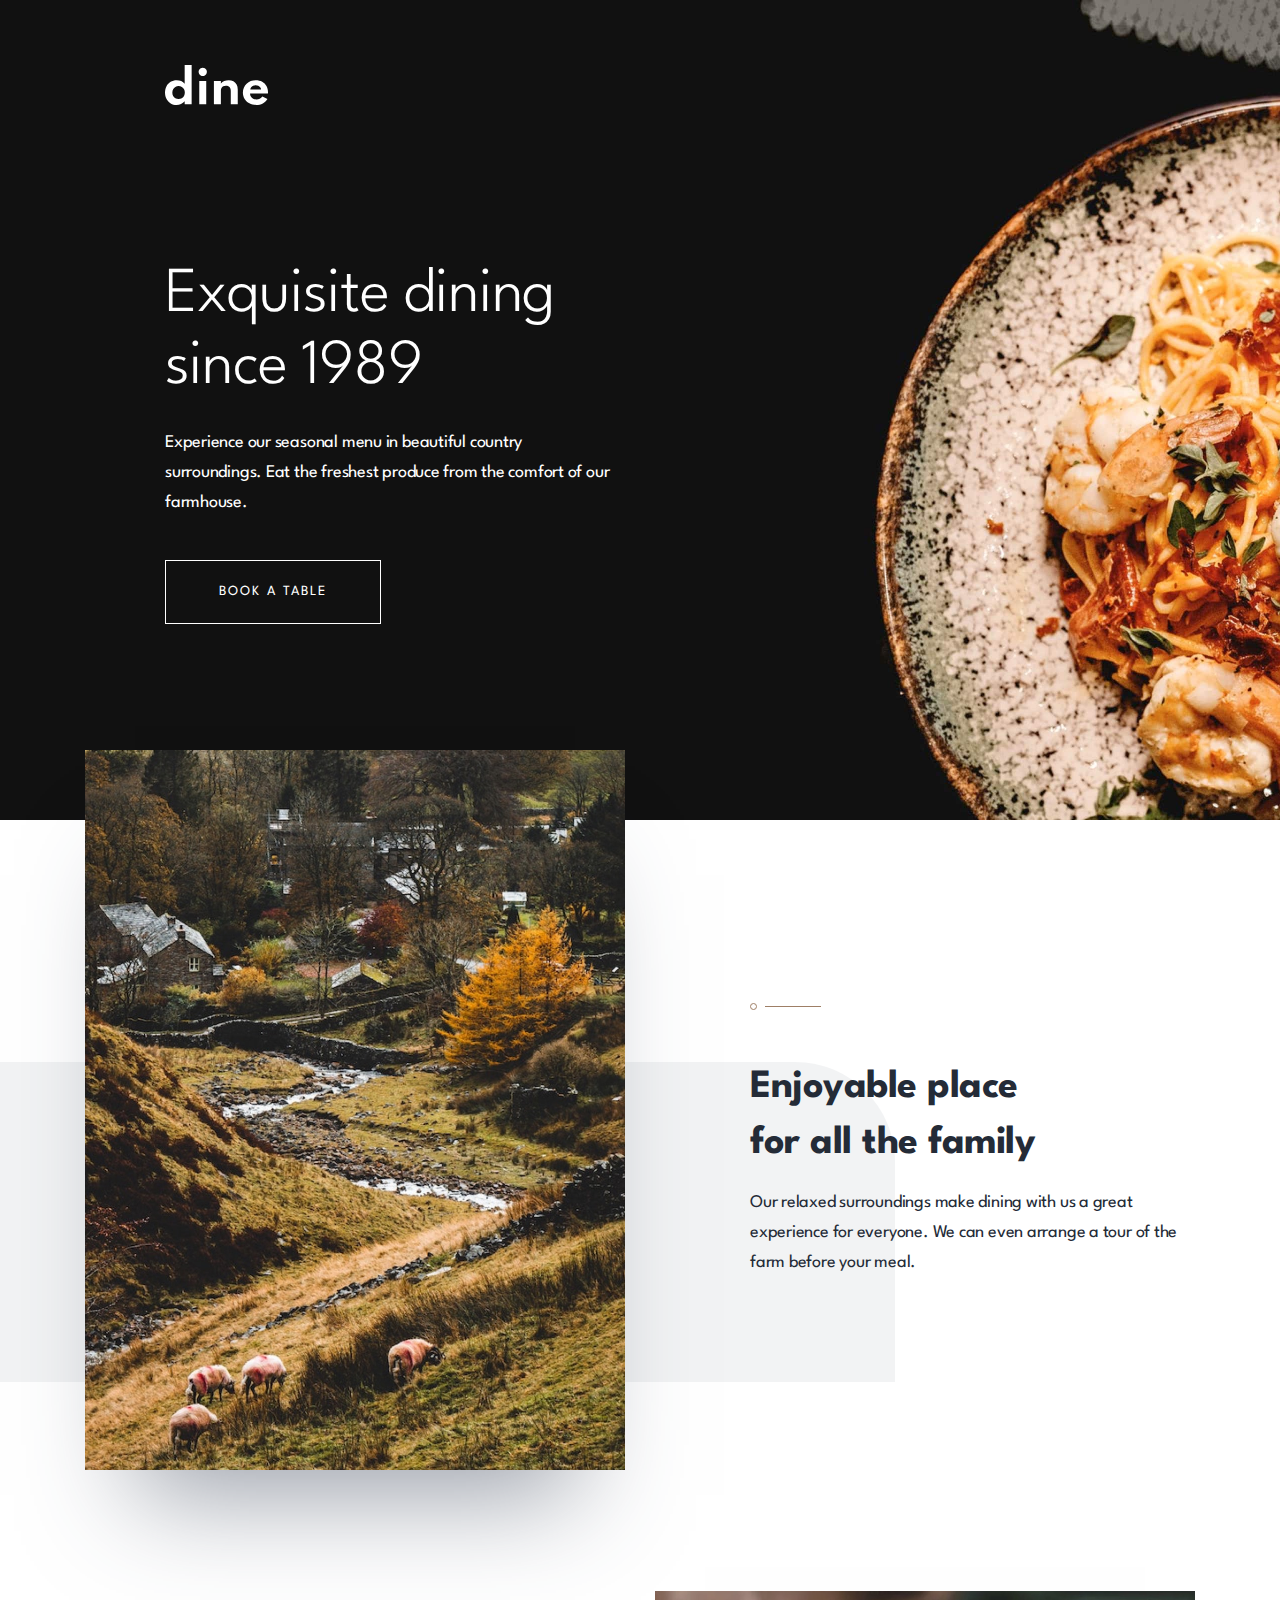
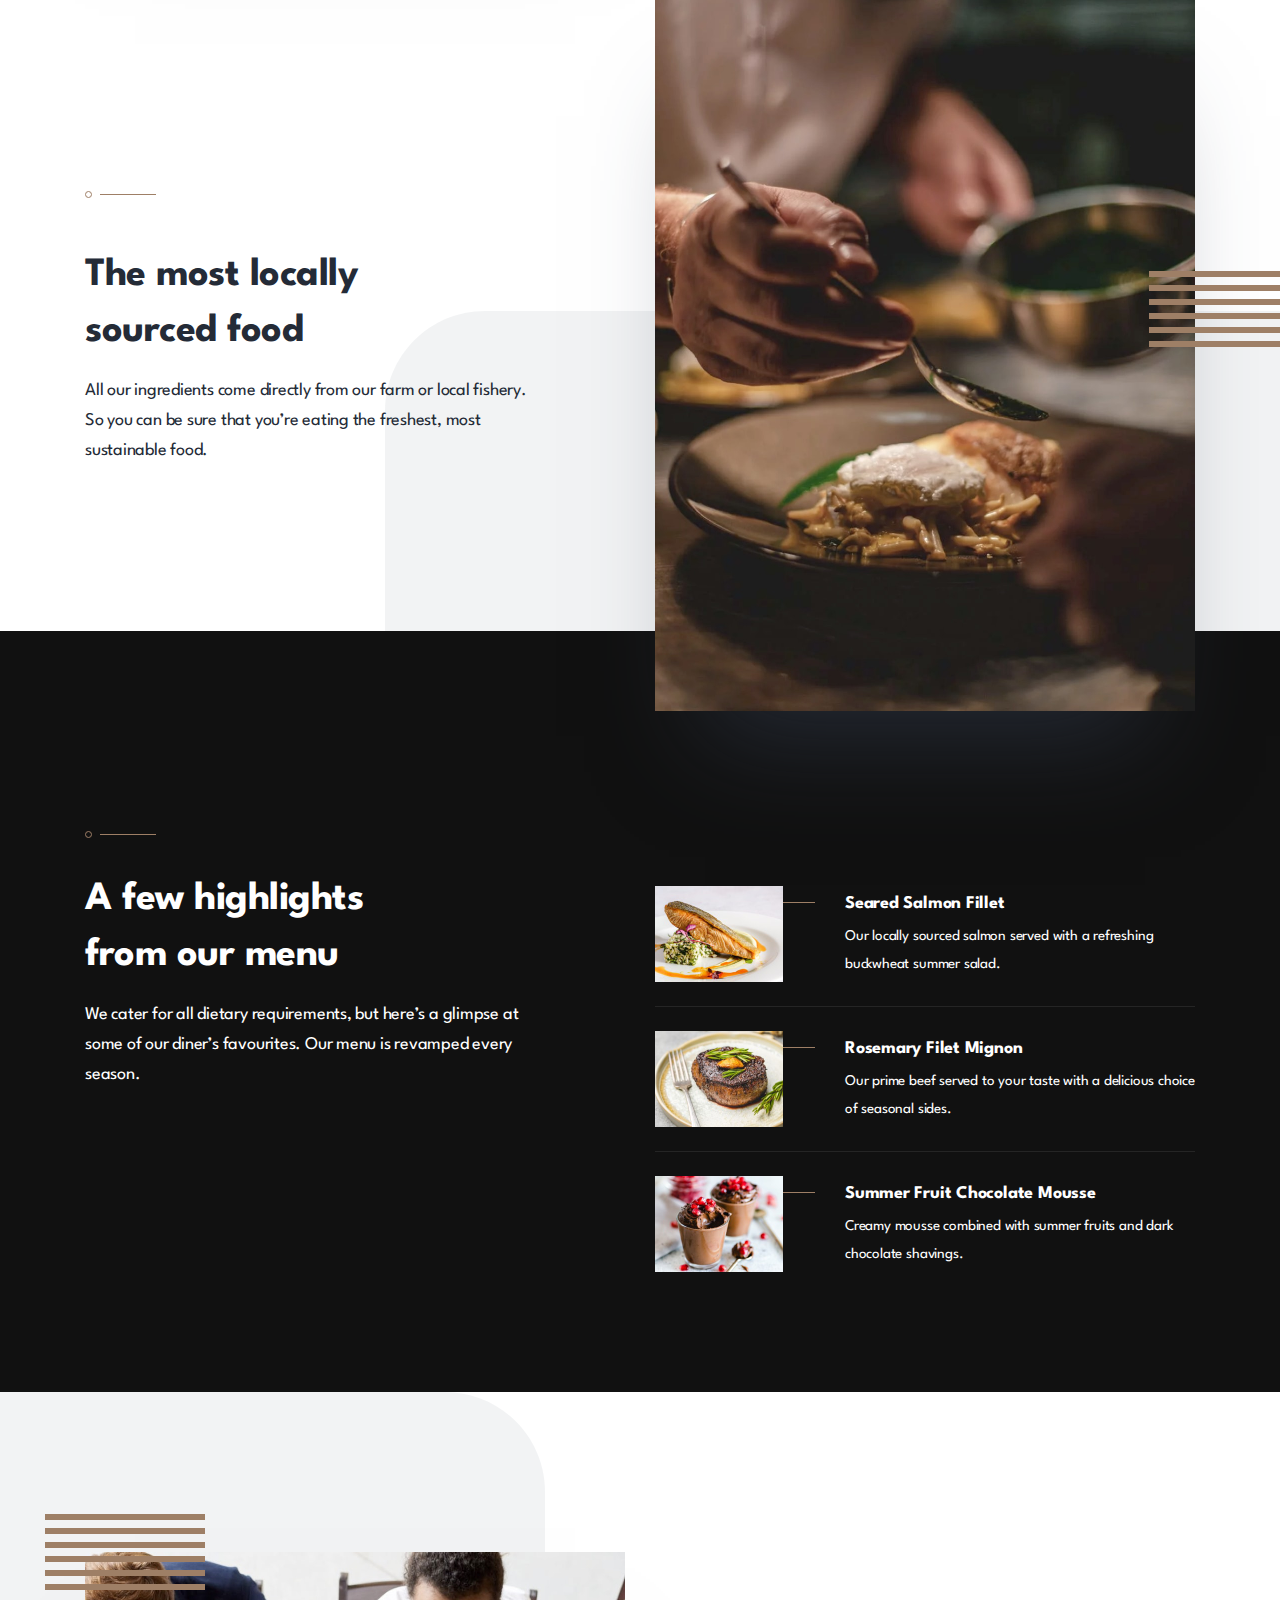
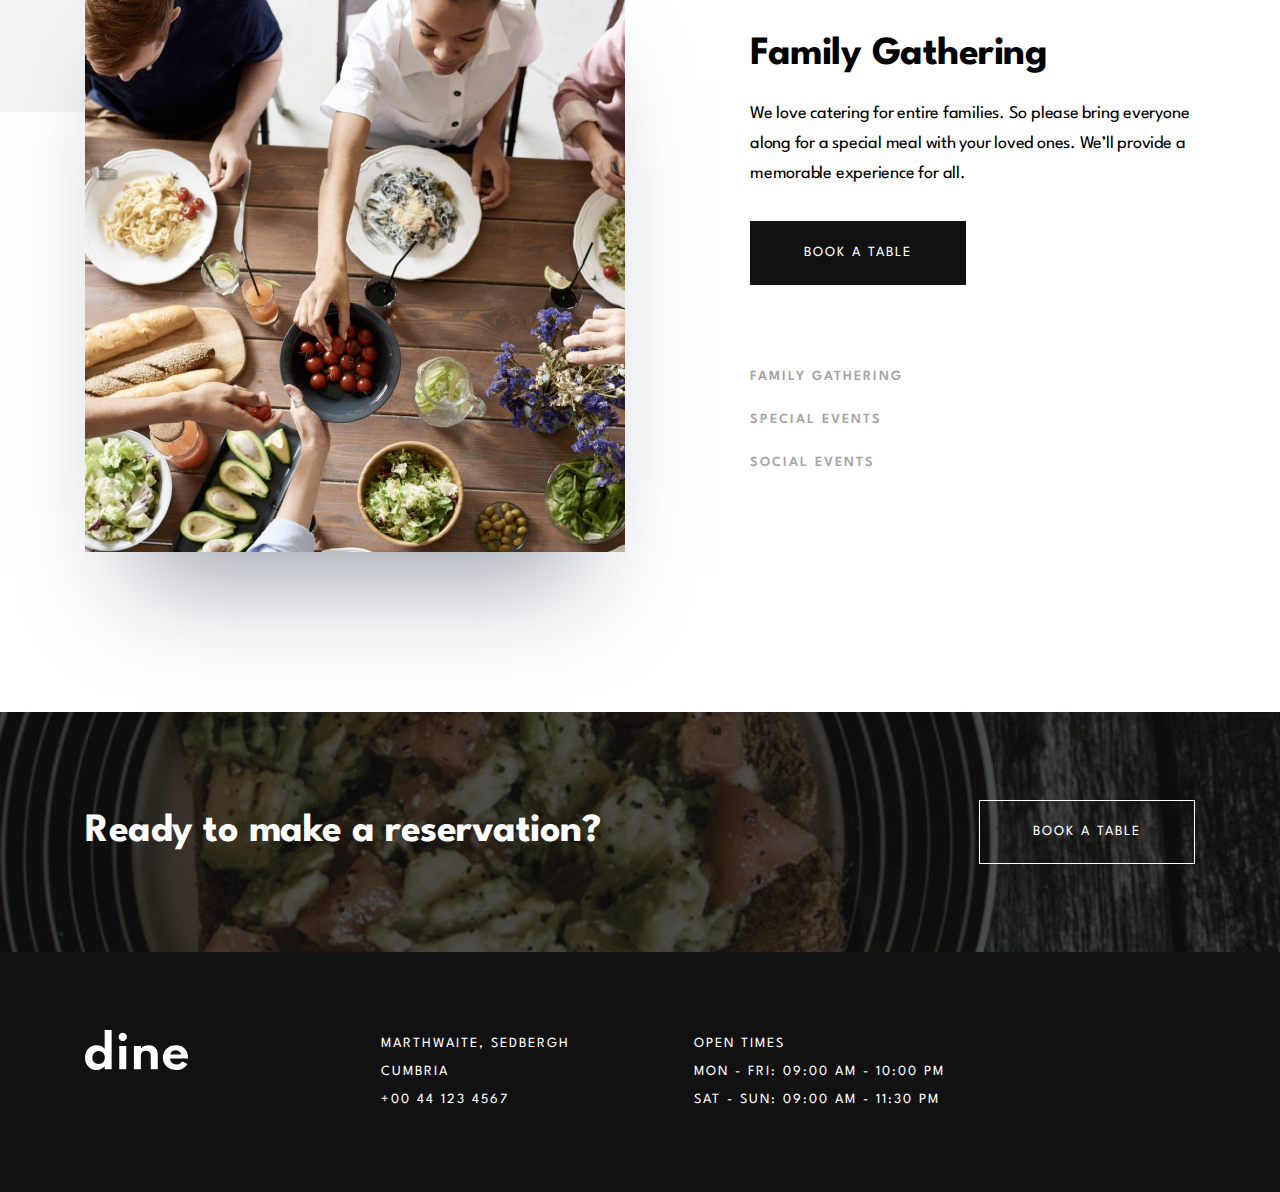
<file: 3.10-dars/index.html>
<!DOCTYPE html>
<html lang="en">
<head>
  <meta charset="UTF-8">
  <meta name="viewport" content="width=device-width, initial-scale=1.0">
  <link href="https://fonts.googleapis.com/css2?family=League+Spartan:wght@300;400;600;700&display=swap" rel="stylesheet">
  <link rel="icon" type="image/png" sizes="32x32" href="./images/favicon-32x32.png">
  <link rel="stylesheet" href="./style.css">
  <title>Dine Website </title>
  <!-- <script defer src="./slide.js"></script> -->
</head>
<body>
  <main>
    <section class="hero">
      <div class="hero__container">
        <div class="logo">
          <img src="./images/homepage/patterns/logo.svg" alt="site logo">
        </div>
        <h1 class="t-heading-1 hero__heading">Exquisite dining<br>since 1989</h1>
        <p class="t-body-1 t-body-1--white hero__body">Experience our seasonal menu in beautiful country surroundings. Eat the freshest produce from the comfort of our farmhouse.</p>
        <a class="btn btn--dark btn--hero" href="./booking.html">Book a table</a>
      </div>
    </section>
    <section class="middle">
      <div class="middle__container">
        <div class="middle__family">
          <div class="middle__section-card middle__section-card--first">
            <div class="middle__section-card__image middle__section-card__image--first"></div>
          </div>
          <div class="middle__content middle__content--first">
            <svg xmlns="http://www.w3.org/2000/svg" width="71" height="7"><g fill="none" fill-rule="evenodd"><path fill="#9E7F66" d="M15 3h56v1H15z"/><circle cx="3.5" cy="3.5" r="3" stroke="#9E7F66"/></g></svg>
            <h2 class="t-heading-2 t-heading-2--black middle__heading">Enjoyable place<br>for all the family</h2>
            <p class="t-body-1 t-body-1--black middle__content__body">Our relaxed surroundings make dining with us a great experience for everyone. We can even arrange a tour of the farm before your meal.</p>
          </div>
        </div>
        <div class="middle__locally">
          <div class="middle__locally__floating-pattern">
            <img src="./images/homepage/patterns/pattern-lines.svg" alt="float lines pattern">
          </div>
          <div class="middle__section-card middle__section-card--second">
            <div class="middle__section-card__image middle__section-card__image--second"></div>
          </div>
          <div class="middle__content middle__content--second">
            <svg xmlns="http://www.w3.org/2000/svg" width="71" height="7"><g fill="none" fill-rule="evenodd"><path fill="#9E7F66" d="M15 3h56v1H15z"/><circle cx="3.5" cy="3.5" r="3" stroke="#9E7F66"/></g></svg>
            <h2 class="t-heading-2 t-heading-2--black middle__heading">The most locally<br>sourced food</h2>
            <p class="t-body-1 t-body-1--black middle__content__body">All our ingredients come directly from our farm or local fishery. So you can be sure that you’re eating the freshest, most sustainable food.</p>
          </div>
        </div>
      </div>
    </section>
    <section class="highlights">
      <div class="highlights__container">
        <div class="highlights__copy">
          <svg xmlns="http://www.w3.org/2000/svg" width="71" height="7"><g fill="none" fill-rule="evenodd"><path fill="#9E7F66" d="M15 3h56v1H15z"/><circle cx="3.5" cy="3.5" r="3" stroke="#9E7F66"/></g></svg>
          <h2 class="t-heading-2 t-heading-2--white highlights__heading">A few highlights<br>from our menu</h2>
          <p class="t-body-1 t-body-1--white">We cater for all dietary requirements, but here’s a glimpse at some of our diner’s favourites. Our menu is revamped every season.</p>
        </div>
        <div class="highlights__items">
          <div class="highlights__item">
            <div class="highlights__item__image__container">
              <div class="highlights__item__image highlights__item__image--salmon"></div>
            </div>
            <div class="highlights__item__text">
              <h3 class="t-heading-3-l highlights__item__text__heading">Seared Salmon Fillet</h3>
              <p class="t-body-2">Our locally sourced salmon served with a refreshing buckwheat summer salad.</p>
            </div>
          </div>
          <div class="highlights__item">
            <div class="highlights__item__image__container">
              <div class="highlights__item__image highlights__item__image--mignon"></div>
            </div>
            <div class="highlights__item__text">
              <h3 class="t-heading-3-l highlights__item__text__heading">Rosemary Filet Mignon</h3>
              <p class="t-body-2">Our prime beef served to your taste with a delicious choice of seasonal sides.</p>
            </div>
          </div>
          <div class="highlights__item">
            <div class="highlights__item__image__container">
              <div class="highlights__item__image highlights__item__image--mousse"></div>
            </div>
            <div class="highlights__item__text">
              <h3 class="t-heading-3-l highlights__item__text__heading">Summer Fruit Chocolate Mousse</h3>
              <p class="t-body-2">Creamy mousse combined with summer fruits and dark chocolate shavings.</p>
            </div>
          </div>
        </div>
      </div>
    </section>
    <section class="gathering">
      <div class="gathering__container">
        <div class="gathering__slider">
          <div class="gathering__slide">
            <div class="gathering__slide__floating-pattern"><img src="./images/homepage/patterns/pattern-lines.svg" alt="float lines pattern"></div>
            <div class="gathering__slide__image-container" id="slide-image">
              <img class="gathering__slide__image-container__image"  src="./images/homepage/family-gathering-desktop.jpg" alt="slider image">
            </div>
          </div>
        </div>
        <div class="gathering__content">
          <ul class="gathering__events">
            <li class="gathering__event">
              <p class="t-heading-3-s">Family Gathering</p>
              <div class="gathering__event__underline"></div>
            </li>
            <li class="gathering__event">
              <p class="t-heading-3-s">Special Events</p>
              <div class="gathering__event__underline"></div>
            </li>
            <li class="gathering__event">
              <p class="t-heading-3-s">Social Events</p>
              <div class="gathering__event__underline"></div>
            </li>
          </ul>
          <div class="gathering__text" id="slide-text-body">
            <h2 class="t-heading-2" id="slide-title">Family Gathering</h2>
            <p class="t-body-1 gathering__text__body" id="slide-content">We love catering for entire families. So please bring everyone along for a special meal with your loved ones. We’ll provide a memorable experience for all.</p>
            <a class="btn btn--light" href="./booking.html">Book a table</a>
          </div>
        </div>
      </div>
    </section>
    <section class="calltoaction">
      <div class="calltoaction__container">
        <h2 class="t-heading-2 t-heading-2--white calltoaction__heading">Ready to make a reservation?</h2>
        <a class="btn btn--dark" href="./booking.html">Book a table</a>
      </div>
    </section>
  </main>
  <footer class="footer">
    <div class="footer__container">
      <div class="footer__logo">
        <svg xmlns="http://www.w3.org/2000/svg" width="103" height="40"><path fill="#FFF" d="M11.46 40c1.622 0 3.137-.335 4.547-1.005 1.41-.67 2.63-1.605 3.66-2.808v3.082h6.981V0h-6.98v18.744c-.925-1.126-2.084-2.005-3.479-2.637-1.395-.631-2.91-.947-4.547-.947-2.26 0-4.264.544-6.015 1.632-1.75 1.089-3.126 2.565-4.126 4.43C.5 23.085 0 25.204 0 27.58c0 2.42.515 4.566 1.546 6.438 1.03 1.872 2.414 3.337 4.15 4.395C7.43 39.471 9.353 40 11.46 40zm2.091-5.959c-1.197 0-2.266-.278-3.206-.833a5.901 5.901 0 01-2.205-2.283c-.53-.967-.796-2.067-.796-3.3 0-1.248.273-2.362.819-3.344a6.135 6.135 0 012.217-2.318c.932-.563 1.997-.844 3.194-.844 1.213 0 2.29.281 3.229.844a6.045 6.045 0 012.217 2.306c.538.975.807 2.086.807 3.334 0 1.233-.27 2.336-.807 3.31a5.962 5.962 0 01-2.217 2.295c-.94.555-2.024.833-3.252.833zm24.216-23.014c.758 0 1.447-.186 2.069-.559a4.198 4.198 0 001.49-1.518c.37-.64.556-1.34.556-2.1 0-.762-.186-1.454-.557-2.078a4.256 4.256 0 00-1.49-1.496 3.945 3.945 0 00-2.068-.56c-.758 0-1.452.187-2.08.56a4.32 4.32 0 00-1.513 1.496 3.925 3.925 0 00-.568 2.077c0 .761.19 1.462.568 2.1a4.26 4.26 0 001.512 1.519c.63.373 1.323.56 2.08.56zm3.478 28.242V15.89h-6.98v23.38h6.98zm14.643 0V25.434c0-.913.201-1.732.603-2.455a4.36 4.36 0 011.728-1.712c.75-.418 1.64-.628 2.672-.628 1.515 0 2.709.468 3.58 1.404.872.936 1.308 2.242 1.308 3.916v13.31h6.98V24.475c0-1.857-.386-3.482-1.16-4.875a8.409 8.409 0 00-3.194-3.264c-1.356-.784-2.93-1.176-4.718-1.176-1.622 0-3.103.304-4.445.913-1.341.609-2.46 1.416-3.354 2.42V15.89h-6.98v23.38h6.98zM91.131 40c2.456 0 4.684-.533 6.685-1.598 2-1.066 3.547-2.542 4.638-4.43l-5.025-2.534c-.864 1.035-1.762 1.789-2.694 2.26-.932.472-2.005.708-3.217.708-1.289 0-2.418-.247-3.388-.742-.97-.494-1.724-1.183-2.263-2.066-.538-.883-.807-1.918-.807-3.105h17.85c.045-.396.071-.666.079-.81.007-.145.011-.316.011-.514 0-2.39-.512-4.483-1.535-6.279a10.908 10.908 0 00-4.274-4.212c-1.827-1.012-3.953-1.518-6.378-1.518-1.82 0-3.51.316-5.07.947a12.84 12.84 0 00-4.116 2.649 12.225 12.225 0 00-2.763 3.96c-.659 1.508-.989 3.129-.989 4.864 0 2.36.584 4.475 1.751 6.347 1.167 1.872 2.747 3.352 4.74 4.44C86.36 39.457 88.616 40 91.132 40zm5.002-15.388H85.31c.106-.898.394-1.674.864-2.329a4.562 4.562 0 011.865-1.507c.773-.35 1.667-.525 2.683-.525.955 0 1.811.175 2.57.525.757.35 1.382.853 1.875 1.507.493.655.815 1.43.966 2.329z"/></svg>
      </div>
      <div class="footer__information">
        <div class="contact">
          <p class="t-footer">Marthwaite, Sedbergh<br>Cumbria<br>+00 44 123 4567</p>
        </div>
        <div class="time">
          <p class="t-footer">Open Times<br>Mon - Fri: 09:00 AM - 10:00 PM<br>Sat - Sun: 09:00 AM - 11:30 PM</p>
        </div>
      </div>
    </div>
  </footer>
</body>
</html>
</file>
<file: 3.10-dars/style.css>
@import url("https://fonts.googleapis.com/css?family=Spartan:100,200,300,400,500,600,700,800,900&display=swap");
:root {
  --color-beaver: #9e7f66;
  --color-cod-gray: #111111;
  --color-mirage: #17192b;
  --color-ebony-clay: #242b37;
  --color-shuttle-gray: #5c6779;
  --color-dark-gray: #4c4c4c;
  --color-white: #fff;
  --color-border: rgba(151, 151, 151, 0.15);
  --color-dark-blue-shaodw: rgba(56, 66, 85, 0.5);
  --color-error: #B54949;
  --weight-light: 300;
  --weight-regular: 400;
  --weight-semi-bold: 600;
  --weight-bold: 700;
  --transition: 300ms ease-in-out;
  --card-shadow: 0 7.5rem 10rem -5rem var(--color-dark-blue-shaodw);
}

* {
  margin: 0;
  padding: 0;
}

*,
*::before,
*::after {
  -webkit-box-sizing: inherit;
          box-sizing: inherit;
}

html {
  -webkit-box-sizing: border-box;
          box-sizing: border-box;
  font-size: 62.5%;
}

body {
  background-color: var(--color-cod-gray);
  font-family: 'Spartan', sans-serif;
  min-height: 100vh;
  overflow-x: hidden;
}

/* Type Specs */
.t-heading-1 {
  font-weight: var(--weight-light);
  color: var(--color-white);
}

@media (max-width: 767px) {
  .t-heading-1 {
    font-size: 3.2rem;
    line-height: 1.25;
    letter-spacing: -0.4px;
  }
}

@media (min-width: 768px) and (max-width: 1199px) {
  .t-heading-1 {
    font-size: 4.8rem;
    line-height: 1.333;
    letter-spacing: -0.6px;
  }
}

@media (min-width: 1200px) {
  .t-heading-1 {
    font-size: 6.4rem;
    line-height: 1.125;
    letter-spacing: -0.8px;
  }
}

.t-heading-2 {
  font-weight: var(--weight-bold);
}

.t-heading-2--black {
  color: var(--color-ebony-clay);
}

.t-heading-2--white {
  color: var(--color-white);
}

@media (max-width: 767px) {
  .t-heading-2 {
    font-size: 3.2rem;
    line-height: 1.25;
    letter-spacing: -0.4px;
  }
}

@media (min-width: 768px) {
  .t-heading-2 {
    font-size: 4rem;
    line-height: 1.4;
    letter-spacing: -0.5px;
  }
}

.t-heading-3-l {
  font-size: 1.8rem;
  line-height: 1.556;
  letter-spacing: -0.22px;
  color: var(--color-white);
  font-weight: var(--weight-bold);
}

.t-heading-3-s {
  font-size: 1.4rem;
  line-height: 2;
  letter-spacing: 2px;
  color: var(--color-dark-gray);
  font-weight: var(--weight-semi-bold);
}

.t-body-1 {
  line-height: 1.667;
  font-weight: var(--weight-regular);
}

@media (max-width: 767px) {
  .t-body-1 {
    font-size: 1.5rem;
    letter-spacing: -0.19px;
  }
}

@media (min-width: 768px) {
  .t-body-1 {
    font-size: 1.8rem;
    letter-spacing: -0.22px;
  }
}

.t-body-1--white {
  color: var(--color-white);
}

.t-body-1--black {
  color: var(--color-ebony-clay);
}

.t-body-2 {
  font-weight: var(--weight-regular);
  font-size: 1.5rem;
  line-height: 1.867;
  letter-spacing: -0.19px;
  color: var(--color-white);
}

.t-footer {
  font-weight: var(--weight-regular);
  font-size: 1.4rem;
  line-height: 2;
  letter-spacing: 2px;
  color: var(--color-white);
  text-transform: uppercase;
}

.screen-reader-only {
  padding: 0;
  width: 1px;
  height: 1px;
  position: absolute;
  clip: rect(1px, 1px, 1px, 1px);
  -webkit-clip-path: inset(0px 0px 99.9% 99.9%);
          clip-path: inset(0px 0px 99.9% 99.9%);
  overflow: hidden;
  border: 0;
}

.btn {
  background: none;
  text-transform: uppercase;
  font-size: 1.4rem;
  line-height: 1.143;
  letter-spacing: 2px;
  padding: 2.3rem 5.3rem;
  cursor: pointer;
  display: inline-block;
  text-decoration: none;
}

.btn:visited {
  text-decoration: none;
}

.btn--dark {
  color: var(--color-white);
  background-color: transparent;
  border: 1px solid var(--color-white);
  -webkit-transition: var(--transition) background-color, var(--transition) color;
  transition: var(--transition) background-color, var(--transition) color;
}

.btn--dark:hover {
  background-color: var(--color-white);
  color: var(--color-cod-gray);
}

.btn--light {
  background-color: var(--color-cod-gray);
  color: var(--color-white);
  border: 1px solid transparent;
  -webkit-transition: var(--transition) background-color, var(--transition) color, var(--transition) border-color;
  transition: var(--transition) background-color, var(--transition) color, var(--transition) border-color;
}

.btn--light:hover {
  background-color: transparent;
  color: var(--color-cod-gray);
  border-color: var(--color-cod-gray);
}

@media (max-width: 767px) {
  .btn--hero {
    margin-top: 3.2rem;
  }
}

@media (min-width: 768px) and (max-width: 1199px) {
  .btn--hero {
    margin-top: 2.4rem;
  }
}

@media (min-width: 1200px) {
  .btn--hero {
    margin-top: 4.2rem;
  }
}

@media (min-width: 768px) {
  .btn--reserve {
    display: none;
  }
}

.btn--make-reservation {
  width: 100%;
}

@media (max-width: 767px) {
  .btn--make-reservation {
    padding: 1.7rem 3.5rem;
    line-height: 2;
    margin-top: 3.2rem;
  }
}

.number-picker__button {
  background: none;
  border: none;
  cursor: pointer;
  width: 2.8rem;
  height: 2.8rem;
  display: -webkit-box;
  display: -ms-flexbox;
  display: flex;
  -webkit-box-align: center;
      -ms-flex-align: center;
          align-items: center;
  -webkit-box-pack: center;
      -ms-flex-pack: center;
          justify-content: center;
  -webkit-transition: var(--transition) transform;
  transition: var(--transition) transform;
}

.number-picker__button:hover {
  -webkit-transform: scale(1.5);
          transform: scale(1.5);
}

.number-picker__button:focus {
  outline: none;
}

.t-form {
  font-size: 1.8rem;
  line-height: 1.556;
  letter-spacing: -0.22px;
  color: var(--color-cod-gray);
}

.t-form--regular {
  font-weight: var(--weight-light);
}

.t-form--bold {
  font-weight: var(--weight-bold);
}

.errormsg {
  line-height: 1.2;
  margin-top: 1rem;
  padding-left: 1.6rem;
  letter-spacing: -0.12px;
  color: var(--color-error);
  display: none;
}

.errormsg--corner {
  padding-left: 0;
  margin-top: 0.1rem;
}

.errormsg.show {
  display: block;
}

.form {
  text-align: left;
}

@media (max-width: 767px) {
  .form {
    padding: 3.2rem;
  }
}

@media (min-width: 768px) {
  .form {
    padding: 4.8rem;
  }
}

.form__input-field--text {
  margin-bottom: 3.2rem;
}

.form__datetime-field {
  margin-bottom: 3.2rem;
  display: -webkit-box;
  display: -ms-flexbox;
  display: flex;
}

@media (max-width: 767px) {
  .form__datetime-field {
    -webkit-box-orient: vertical;
    -webkit-box-direction: normal;
        -ms-flex-direction: column;
            flex-direction: column;
  }
}

@media (min-width: 768px) {
  .form__datetime-field {
    -webkit-box-orient: horizontal;
    -webkit-box-direction: normal;
        -ms-flex-direction: row;
            flex-direction: row;
    -webkit-box-pack: justify;
        -ms-flex-pack: justify;
            justify-content: space-between;
    -webkit-box-align: center;
        -ms-flex-align: center;
            align-items: center;
  }
}

.form__number-picker {
  display: -webkit-box;
  display: -ms-flexbox;
  display: flex;
  -webkit-box-align: center;
      -ms-flex-align: center;
          align-items: center;
  -webkit-box-pack: justify;
      -ms-flex-pack: justify;
          justify-content: space-between;
  padding-bottom: 1.6rem;
  border-bottom: 1px solid var(--color-cod-gray);
  margin-bottom: 3.2rem;
}

@media (max-width: 767px) {
  .form__number-picker {
    padding-left: 1rem;
    padding-right: 1rem;
  }
}

@media (min-width: 768px) {
  .form__number-picker {
    padding-left: 2.2rem;
    padding-right: 2.2rem;
  }
}

@media (max-width: 767px) {
  .datetime-field-name {
    margin-bottom: 0.8rem;
  }
}

.datetime-field-name.error {
  color: var(--color-error);
}

.input-containers {
  display: -webkit-box;
  display: -ms-flexbox;
  display: flex;
  -webkit-box-pack: justify;
      -ms-flex-pack: justify;
          justify-content: space-between;
}

@media (min-width: 768px) {
  .input-containers {
    width: 28.9rem;
  }
}

.input-box {
  width: 100%;
  caret-color: var(--color-beaver);
  font-weight: var(--weight-light);
  font-family: 'Spartan', sans-serif;
  opacity: 0.5;
  border: none;
  font-size: 1.8rem;
  line-height: 1.556;
  letter-spacing: -0.22px;
  color: var(--color-cod-gray);
  padding-left: 1.6rem;
  padding-bottom: 1.6rem;
  border-bottom: 1px solid #8E8E8E;
  -webkit-transition: var(--transition) border-color, var(--transition) opacity;
  transition: var(--transition) border-color, var(--transition) opacity;
  cursor: pointer;
}

.input-box:focus {
  opacity: 1;
  border-bottom: 1px solid var(--color-cod-gray);
  outline: none;
}

.input-box:focus::-webkit-input-placeholder {
  opacity: 1;
}

.input-box:focus:-ms-input-placeholder {
  opacity: 1;
}

.input-box:focus::-ms-input-placeholder {
  opacity: 1;
}

.input-box:focus::placeholder {
  opacity: 1;
}

.input-box::-webkit-input-placeholder {
  font-family: 'Spartan', sans-serif;
  color: var(--color-cod-gray);
  opacity: 0.5;
  font-size: 1.8rem;
  line-height: 1.556;
  letter-spacing: -0.22px;
  -webkit-transition: var(--transition) opacity;
  transition: var(--transition) opacity;
}

.input-box:-ms-input-placeholder {
  font-family: 'Spartan', sans-serif;
  color: var(--color-cod-gray);
  opacity: 0.5;
  font-size: 1.8rem;
  line-height: 1.556;
  letter-spacing: -0.22px;
  -webkit-transition: var(--transition) opacity;
  transition: var(--transition) opacity;
}

.input-box::-ms-input-placeholder {
  font-family: 'Spartan', sans-serif;
  color: var(--color-cod-gray);
  opacity: 0.5;
  font-size: 1.8rem;
  line-height: 1.556;
  letter-spacing: -0.22px;
  -webkit-transition: var(--transition) opacity;
  transition: var(--transition) opacity;
}

.input-box::placeholder {
  font-family: 'Spartan', sans-serif;
  color: var(--color-cod-gray);
  opacity: 0.5;
  font-size: 1.8rem;
  line-height: 1.556;
  letter-spacing: -0.22px;
  -webkit-transition: var(--transition) opacity;
  transition: var(--transition) opacity;
}

@media (max-width: 767px) {
  .input-box--small {
    width: 7.3rem;
  }
}

@media (min-width: 768px) {
  .input-box--small {
    width: 8rem;
  }
}

@media (max-width: 767px) {
  .input-box--large {
    width: 8.8rem;
  }
}

@media (min-width: 768px) {
  .input-box--large {
    width: 9.7rem;
  }
}

.input-box.error {
  opacity: 1;
  border-bottom: 1px solid var(--color-error);
}

.input-box.error::-webkit-input-placeholder {
  color: var(--color-error);
}

.input-box.error:-ms-input-placeholder {
  color: var(--color-error);
}

.input-box.error::-ms-input-placeholder {
  color: var(--color-error);
}

.input-box.error::placeholder {
  color: var(--color-error);
}

@media (max-width: 767px) {
  .dropdown-container {
    width: 8.8rem;
  }
}

@media (min-width: 768px) {
  .dropdown-container {
    width: 9.7rem;
  }
}

.dropdown {
  opacity: 0.5;
  padding-left: 1.6rem;
  padding-bottom: 1.6rem;
  border-bottom: 1px solid var(--color-cod-gray);
  position: relative;
  cursor: pointer;
  display: -webkit-box;
  display: -ms-flexbox;
  display: flex;
  -webkit-box-orient: horizontal;
  -webkit-box-direction: normal;
      -ms-flex-direction: row;
          flex-direction: row;
  -webkit-box-align: center;
      -ms-flex-align: center;
          align-items: center;
  -webkit-transition: var(--transition) opacity;
  transition: var(--transition) opacity;
}

.dropdown:hover {
  opacity: 1;
}

.dropdown__selected {
  font-weight: var(--weight-light);
  font-size: 1.8rem;
  line-height: 1.556;
  letter-spacing: -0.22px;
  color: var(--color-cod-gray);
}

.dropdown__arrow {
  -webkit-transition: var(--transition) transform;
  transition: var(--transition) transform;
}

@media (max-width: 767px) {
  .dropdown__arrow {
    margin-left: 0.6rem;
  }
}

@media (min-width: 768px) {
  .dropdown__arrow {
    margin-left: 1.5rem;
  }
}

.dropdown__arrow.open {
  -webkit-transform: scaleY(-1) translateY(0.4rem);
          transform: scaleY(-1) translateY(0.4rem);
}

.dropdown__items {
  display: none;
  position: absolute;
  background-color: var(--color-white);
  padding: 1.6rem;
  -webkit-box-shadow: 0 1.5rem 2.5rem rgba(56, 66, 85, 0.25);
          box-shadow: 0 1.5rem 2.5rem rgba(56, 66, 85, 0.25);
  -webkit-transform: translate(-1.6rem, 9rem);
          transform: translate(-1.6rem, 9rem);
}

.dropdown__items.open {
  display: block;
}

.dropdown__item {
  display: -webkit-box;
  display: -ms-flexbox;
  display: flex;
  -webkit-box-align: center;
      -ms-flex-align: center;
          align-items: center;
}

.dropdown__item:not(:last-child) {
  margin-bottom: 1.6rem;
}

.dropdown__item__checkmark {
  margin-right: 1.557rem;
  opacity: 0;
}

.dropdown__item__checkmark.checked {
  opacity: 1;
}

.hero {
  background-repeat: no-repeat;
  background-size: cover;
  height: 74.8rem;
  text-align: center;
  padding-top: 23.2rem;
  padding-right: 2.4rem;
  padding-left: 2.4rem;
  background-image: url(./images/homepage/hero-bg-mobile.jpg);
}

@media (min-width: 1200px) {
  .hero__container {
    max-width: 144rem;
    margin: 0 auto;
  }
}

@media (max-width: 1199px) {
  .hero__heading {
    margin-top: 3.2rem;
  }
}

@media (min-width: 1200px) {
  .hero__heading {
    margin-top: 15.3rem;
  }
}

.hero__body {
  margin-top: 2.4rem;
}

@media (max-width: 1199px) {
  .hero__body {
    margin-right: auto;
    margin-left: auto;
  }
}

@media (max-width: 767px) {
  .hero__body {
    max-width: 40rem;
  }
}

@media (min-width: 768px) and (max-width: 1199px) {
  .hero__body {
    max-width: 57.3rem;
  }
}

@media (min-width: 1200px) {
  .hero__body {
    max-width: 44.5rem;
  }
}

@media (min-width: 435px) {
  .hero {
    padding-top: 28.2rem;
    height: 80rem;
  }
}

@media (min-width: 555px) {
  .hero {
    padding-top: 33.2rem;
    height: 85rem;
  }
}

@media (min-width: 655px) {
  .hero {
    padding-top: 38.2rem;
    height: 90rem;
  }
}

@media (min-width: 755px) {
  .hero {
    padding-top: 43.2rem;
    height: 95rem;
  }
}

@media (min-width: 768px) {
  .hero {
    height: 99.2rem;
    padding-top: 37.4rem;
    background-image: url(./images/homepage/hero-bg-tablet.jpg);
  }
}

@media (min-width: 890px) {
  .hero {
    height: 106.2rem;
    padding-top: 44.4rem;
  }
}

@media (min-width: 1060px) {
  .hero {
    height: 113.2rem;
    padding-top: 51.4rem;
  }
}

@media (min-width: 1200px) {
  .hero {
    height: 82rem;
    padding-top: 6.5rem;
    padding-left: 16.5rem;
    text-align: left;
    background-image: url(./images/homepage/hero-bg-desktop.jpg);
  }
}

.middle {
  background-color: var(--color-white);
  background-repeat: no-repeat;
}

@media (max-width: 1199px) {
  .middle {
    text-align: center;
  }
}

@media (min-width: 768px) and (max-width: 1199px) {
  .middle {
    background-position-y: 10rem, bottom;
    background-position-x: -67vw, 52vw;
    background-image: url(./images/homepage/patterns/pattern-curve-top-right.svg), url(./images/homepage/patterns/pattern-curve-top-left.svg);
  }
}

@media (min-width: 1200px) {
  .middle {
    background-image: url(./images/homepage/patterns/pattern-curve-top-right.svg), url(./images/homepage/patterns/pattern-curve-top-left.svg);
    background-position-y: 24.2rem, bottom;
    background-position-x: left, right;
  }
}

@media (max-width: 767px) {
  .middle__family {
    margin-bottom: 0.8rem;
  }
}

@media (min-width: 768px) and (max-width: 1199px) {
  .middle__family {
    margin-bottom: 2.4rem;
  }
}

@media (min-width: 1200px) {
  .middle__family {
    display: -webkit-box;
    display: -ms-flexbox;
    display: flex;
    -webkit-box-orient: horizontal;
    -webkit-box-direction: normal;
        -ms-flex-direction: row;
            flex-direction: row;
    -webkit-box-align: center;
        -ms-flex-align: center;
            align-items: center;
    -webkit-box-pack: justify;
        -ms-flex-pack: justify;
            justify-content: space-between;
    margin-bottom: -2.9rem;
  }
}

.middle__locally {
  position: relative;
}

@media (min-width: 1200px) {
  .middle__locally {
    display: -webkit-box;
    display: -ms-flexbox;
    display: flex;
    -webkit-box-orient: horizontal;
    -webkit-box-direction: reverse;
        -ms-flex-direction: row-reverse;
            flex-direction: row-reverse;
    -webkit-box-align: center;
        -ms-flex-align: center;
            align-items: center;
    -webkit-box-pack: justify;
        -ms-flex-pack: justify;
            justify-content: space-between;
  }
}

.middle__locally__floating-pattern {
  display: none;
  z-index: 1;
  position: absolute;
}

@media (min-width: 768px) and (max-width: 1199px) {
  .middle__locally__floating-pattern {
    display: block;
    right: 0;
    top: 22.8rem;
    -webkit-transform: translateX(5.8rem);
            transform: translateX(5.8rem);
  }
}

@media (min-width: 1200px) {
  .middle__locally__floating-pattern {
    display: block;
    right: 0;
    top: 36rem;
    -webkit-transform: translateX(11.4rem);
            transform: translateX(11.4rem);
  }
}

@media (max-width: 767px) {
  .middle__content--first {
    -webkit-transform: translateY(-7.2rem);
            transform: translateY(-7.2rem);
  }
}

@media (min-width: 768px) and (max-width: 1199px) {
  .middle__content--first {
    -webkit-transform: translateY(-9.6rem);
            transform: translateY(-9.6rem);
  }
}

@media (min-width: 1200px) {
  .middle__content--first {
    -webkit-transform: translateY(-4rem);
            transform: translateY(-4rem);
  }
}

@media (min-width: 1200px) {
  .middle__content--second {
    margin-top: 11.5rem;
  }
}

@media (max-width: 767px) {
  .middle__content {
    margin-top: 4.8rem;
  }
}

@media (min-width: 768px) and (max-width: 1199px) {
  .middle__content {
    margin-top: 5.6rem;
  }
}

@media (min-width: 1200px) {
  .middle__content {
    max-width: 44.5rem;
  }
}

@media (min-width: 768px) and (max-width: 1199px) {
  .middle__content__body {
    max-width: 45.7rem;
    margin: 0 auto;
  }
}

@media (max-width: 767px) {
  .middle__container {
    padding: 0 2.4rem 8rem;
  }
}

@media (min-width: 768px) and (max-width: 1199px) {
  .middle__container {
    padding: 0 9.7rem 12rem;
  }
}

@media (min-width: 1200px) {
  .middle__container {
    max-width: 111rem;
    margin: 0 auto;
  }
}

.middle__section-card {
  -webkit-box-shadow: var(--card-shadow);
          box-shadow: var(--card-shadow);
}

@media (min-width: 1200px) {
  .middle__section-card {
    min-width: 54rem;
    height: 72rem;
  }
}

@media (max-width: 767px) {
  .middle__section-card--first {
    -webkit-transform: translateY(-7.2rem);
            transform: translateY(-7.2rem);
  }
}

@media (min-width: 768px) and (max-width: 1199px) {
  .middle__section-card--first {
    -webkit-transform: translateY(-9.6rem);
            transform: translateY(-9.6rem);
  }
}

@media (min-width: 1200px) {
  .middle__section-card--first {
    -webkit-transform: translateY(-7rem);
            transform: translateY(-7rem);
  }
}

@media (min-width: 1200px) {
  .middle__section-card--second {
    -webkit-transform: translateY(8rem);
            transform: translateY(8rem);
  }
}

.middle__section-card__image {
  width: 100%;
  background-repeat: no-repeat;
  background-size: cover;
}

@media (max-width: 767px) {
  .middle__section-card__image--first {
    background-image: url(./images/homepage/enjoyable-place-mobile.jpg);
  }
}

@media (min-width: 768px) and (max-width: 1199px) {
  .middle__section-card__image--first {
    background-image: url(./images/homepage/enjoyable-place-tablet.jpg);
  }
}

@media (min-width: 1200px) {
  .middle__section-card__image--first {
    background-image: url(./images/homepage/enjoyable-place-desktop.jpg);
  }
}

@media (max-width: 767px) {
  .middle__section-card__image--second {
    background-image: url(./images/homepage/locally-sourced-mobile.jpg);
  }
}

@media (min-width: 768px) and (max-width: 1199px) {
  .middle__section-card__image--second {
    background-image: url(./images/homepage/locally-sourced-tablet.jpg);
  }
}

@media (min-width: 1200px) {
  .middle__section-card__image--second {
    background-image: url(./images/homepage/locally-sourced-desktop.jpg);
  }
}

@media (max-width: 767px) {
  .middle__section-card__image {
    min-height: 40rem;
    background-position: center center;
  }
}

@media (min-width: 768px) and (max-width: 1199px) {
  .middle__section-card__image {
    min-height: 36rem;
  }
}

@media (min-width: 1200px) {
  .middle__section-card__image {
    min-height: 72rem;
  }
}

.middle__heading {
  margin-bottom: 1.6rem;
}

@media (max-width: 1199px) {
  .middle__heading {
    margin-top: 3.2rem;
  }
}

@media (min-width: 1200px) {
  .middle__heading {
    margin-top: 4.8rem;
  }
}

.highlights {
  background-color: var(--color-cod-gray);
}

@media (max-width: 767px) {
  .highlights {
    padding: 7.2rem 2.4rem;
  }
}

@media (min-width: 768px) and (max-width: 1199px) {
  .highlights {
    padding: 9.6rem 0;
  }
}

@media (min-width: 1200px) {
  .highlights {
    padding-top: 25.5rem;
    padding-bottom: 12rem;
  }
  .highlights__container {
    max-width: 111rem;
    margin: 0 auto;
    display: -webkit-box;
    display: -ms-flexbox;
    display: flex;
    -webkit-box-align: start;
        -ms-flex-align: start;
            align-items: flex-start;
    -webkit-box-pack: justify;
        -ms-flex-pack: justify;
            justify-content: space-between;
  }
}

@media (max-width: 767px) {
  .highlights__copy {
    text-align: center;
    margin-bottom: 6.4rem;
  }
}

@media (min-width: 768px) and (max-width: 1199px) {
  .highlights__copy {
    text-align: center;
    max-width: 44.5rem;
    margin-right: auto;
    margin-bottom: 5.6rem;
    margin-left: auto;
  }
}

@media (min-width: 1200px) {
  .highlights__copy {
    max-width: 44.5rem;
    -webkit-transform: translateY(-5.5rem);
            transform: translateY(-5.5rem);
  }
}

.highlights__heading {
  margin-top: 3.2rem;
  margin-bottom: 1.6rem;
}

@media (min-width: 768px) {
  .highlights__items {
    display: -webkit-box;
    display: -ms-flexbox;
    display: flex;
    -webkit-box-orient: vertical;
    -webkit-box-direction: normal;
        -ms-flex-direction: column;
            flex-direction: column;
    max-width: 57.3rem;
    margin: 0 auto;
  }
}

@media (min-width: 1200px) {
  .highlights__items {
    margin: 0;
    max-width: 54rem;
  }
}

@media (max-width: 767px) {
  .highlights__item {
    text-align: center;
  }
}

@media (min-width: 768px) {
  .highlights__item {
    display: -webkit-box;
    display: -ms-flexbox;
    display: flex;
    -webkit-box-align: center;
        -ms-flex-align: center;
            align-items: center;
  }
}

.highlights__item:not(:last-child) {
  margin-bottom: 2.4rem;
  border-bottom: 1px solid var(--color-border);
  padding-bottom: 2.4rem;
}

.highlights__item__image {
  background-repeat: no-repeat;
  background-size: contain;
  position: relative;
}

.highlights__item__image__container {
  margin: 0 auto;
  max-width: 32.7rem;
}

@media (max-width: 767px) {
  .highlights__item__image {
    width: 100%;
    height: 24.5rem;
  }
}

@media (min-width: 768px) {
  .highlights__item__image {
    width: 12.8rem;
    height: 9.6rem;
  }
  .highlights__item__image::after {
    content: ' ';
    width: 3.2rem;
    height: 1px;
    background-color: var(--color-beaver);
    position: absolute;
    right: 0;
    top: 1.6rem;
    -webkit-transform: translateX(3.2rem);
            transform: translateX(3.2rem);
  }
}

@media (max-width: 767px) {
  .highlights__item__image--salmon {
    background-image: url(./images/homepage/salmon-mobile.jpg);
  }
}

@media (min-width: 768px) {
  .highlights__item__image--salmon {
    background-image: url(./images/homepage/salmon-desktop-tablet.jpg);
  }
}

@media (max-width: 767px) {
  .highlights__item__image--mignon {
    background-image: url(./images/homepage/beef-mobile.jpg);
  }
}

@media (min-width: 768px) {
  .highlights__item__image--mignon {
    background-image: url(./images/homepage/beef-desktop-tablet.jpg);
  }
}

@media (max-width: 767px) {
  .highlights__item__image--mousse {
    background-image: url(./images/homepage/chocolate-mobile.jpg);
  }
}

@media (min-width: 768px) {
  .highlights__item__image--mousse {
    background-image: url(./images/homepage/chocolate-desktop-tablet.jpg);
  }
}

.highlights__item__text__heading {
  margin-bottom: 0.4rem;
}

@media (max-width: 767px) {
  .highlights__item__text {
    max-width: 40rem;
    margin-top: 3.2rem;
    margin-right: auto;
    margin-left: auto;
  }
}

@media (min-width: 768px) {
  .highlights__item__text {
    margin-left: 6.2rem;
  }
}

.gathering {
  background-color: var(--color-white);
}

@media (max-width: 1199px) {
  .gathering {
    text-align: center;
  }
}

@media (max-width: 767px) {
  .gathering {
    padding: 8rem 2.4rem 12.4rem;
  }
}

@media (min-width: 768px) and (max-width: 1199px) {
  .gathering {
    padding: 12rem 0;
    background-image: url(./images/homepage/patterns/pattern-curve-top-right.svg);
    background-repeat: no-repeat;
    background-position-x: -69vw;
  }
}

@media (min-width: 1200px) {
  .gathering {
    padding: 16rem 0;
    background-repeat: no-repeat;
    background-image: url(./images/homepage/patterns/pattern-curve-top-right.svg);
    background-position-x: -35rem;
  }
}

@media (min-width: 1200px) {
  .gathering__container {
    max-width: 111rem;
    margin: 0 auto;
    display: -webkit-box;
    display: -ms-flexbox;
    display: flex;
    -webkit-box-orient: horizontal;
    -webkit-box-direction: normal;
        -ms-flex-direction: row;
            flex-direction: row;
    -webkit-box-align: center;
        -ms-flex-align: center;
            align-items: center;
    -webkit-box-pack: justify;
        -ms-flex-pack: justify;
            justify-content: space-between;
  }
}

@media (max-width: 767px) {
  .gathering__slider {
    max-width: 32.6rem;
    margin: 0 auto;
  }
}

.gathering__slide__floating-pattern {
  display: none;
  z-index: 1;
}

@media (min-width: 768px) and (max-width: 1199px) {
  .gathering__slide {
    width: 74.609%;
    margin: 0 auto;
    position: relative;
  }
  .gathering__slide__floating-pattern {
    display: block;
    position: absolute;
    -webkit-transform: translate(-5.8rem, -3.8rem);
            transform: translate(-5.8rem, -3.8rem);
  }
}

@media (min-width: 1200px) {
  .gathering__slide {
    position: relative;
  }
  .gathering__slide__floating-pattern {
    display: block;
    position: absolute;
    -webkit-transform: translate(-4rem, -3.8rem);
            transform: translate(-4rem, -3.8rem);
  }
}

.gathering__slide__image-container {
  background-repeat: no-repeat;
  background-size: cover;
  -webkit-box-shadow: var(--card-shadow);
          box-shadow: var(--card-shadow);
}

.gathering__slide__image-container__image {
  width: 100%;
  -webkit-animation: FadeIn ease-in-out 0.5s;
          animation: FadeIn ease-in-out 0.5s;
}

@media (max-width: 767px) {
  .gathering__slide__image-container {
    height: 40rem;
  }
}

@media (min-width: 768px) and (max-width: 1199px) {
  .gathering__slide__image-container {
    height: 36rem;
    width: 57.3rem;
    margin: 0 auto;
  }
}

@media (min-width: 1200px) {
  .gathering__slide__image-container {
    height: 60rem;
    width: 54rem;
  }
}

.gathering__events {
  list-style-type: none;
}

@media (min-width: 768px) and (max-width: 1199px) {
  .gathering__events {
    display: -webkit-box;
    display: -ms-flexbox;
    display: flex;
    max-width: 68.9rem;
    -ms-flex-pack: distribute;
        justify-content: space-around;
    margin: 0 auto;
  }
}

@media (min-width: 1200px) {
  .gathering__events {
    margin-top: 7.8rem;
  }
}

.gathering__event {
  cursor: pointer;
  text-transform: uppercase;
  opacity: 0.5;
  -webkit-transition: var(--transition) opacity;
  transition: var(--transition) opacity;
}

.gathering__event.active {
  opacity: 1;
}

.gathering__event:hover {
  opacity: 1;
}

@media (max-width: 1199px) {
  .gathering__event__underline {
    width: 4.8rem;
    margin: 0 auto;
    border: 1px solid transparent;
    -webkit-transition: var(--transition) border-color;
    transition: var(--transition) border-color;
  }
  .gathering__event__underline.active {
    border-color: var(--color-beaver);
  }
  .gathering__event:hover .gathering__event__underline {
    border-color: var(--color-beaver);
  }
}

@media (min-width: 1200px) {
  .gathering__event {
    position: relative;
  }
  .gathering__event__underline {
    top: 50%;
    height: 1px;
    width: 9.5rem;
    position: absolute;
    -webkit-transform: translate(-12.5rem, -0.2rem);
            transform: translate(-12.5rem, -0.2rem);
    background-color: transparent;
    -webkit-transition: var(--transition) background-color;
    transition: var(--transition) background-color;
  }
  .gathering__event__underline.active {
    background-color: var(--color-beaver);
  }
  .gathering__event:hover .gathering__event__underline {
    background-color: var(--color-beaver);
  }
}

.gathering__event:not(:last-child) {
  margin-bottom: 1.5rem;
}

@media (max-width: 767px) {
  .gathering__content {
    margin-top: 4.8rem;
  }
}

@media (min-width: 768px) and (max-width: 1199px) {
  .gathering__content {
    margin-top: 5.6rem;
  }
}

@media (min-width: 1200px) {
  .gathering__content {
    display: -webkit-box;
    display: -ms-flexbox;
    display: flex;
    -webkit-box-orient: vertical;
    -webkit-box-direction: reverse;
        -ms-flex-direction: column-reverse;
            flex-direction: column-reverse;
    max-width: 44.5rem;
  }
}

@media (max-width: 767px) {
  .gathering__text {
    margin-top: 2.4rem;
  }
}

@media (min-width: 768px) and (max-width: 1199px) {
  .gathering__text {
    margin-top: 4rem;
  }
}

.gathering__text__body {
  margin-top: 1.6rem;
  margin-bottom: 3.2rem;
}

@media (min-width: 768px) and (max-width: 1199px) {
  .gathering__text__body {
    max-width: 47.5rem;
    margin-left: auto;
    margin-right: auto;
  }
}

@-webkit-keyframes FadeIn {
  0% {
    opacity: 0;
  }
  100% {
    opacity: 1;
  }
}

@keyframes FadeIn {
  0% {
    opacity: 0;
  }
  100% {
    opacity: 1;
  }
}

.calltoaction {
  text-align: center;
  background-repeat: no-repeat;
  background-size: cover;
}

@media (max-width: 767px) {
  .calltoaction {
    padding: 8rem 2.4rem;
    background-image: url(./images/homepage/ready-bg-mobile.jpg);
  }
}

@media (min-width: 768px) and (max-width: 1199px) {
  .calltoaction {
    padding: 6.5rem 0;
    background-image: url(./images/homepage/ready-bg-tablet.jpg);
  }
}

@media (min-width: 1200px) {
  .calltoaction {
    background-image: url(./images/homepage/ready-bg-desktop.jpg);
    padding: 8.8rem 0;
  }
  .calltoaction__container {
    max-width: 111rem;
    margin: 0 auto;
    display: -webkit-box;
    display: -ms-flexbox;
    display: flex;
    -webkit-box-pack: justify;
        -ms-flex-pack: justify;
            justify-content: space-between;
    -webkit-box-align: center;
        -ms-flex-align: center;
            align-items: center;
  }
}

@media (max-width: 1199px) {
  .calltoaction__heading {
    margin-bottom: 2.4rem;
  }
}

.reservations {
  position: relative;
}

.reservations__bg-1 {
  background-size: cover;
  background-repeat: no-repeat;
}

.reservations__bg-2 {
  background-color: var(--color-white);
}

@media (max-width: 767px) {
  .reservations__bg-1 {
    height: 60rem;
    background-image: url(./images/homepage/hero-bg-mobile.jpg);
  }
  .reservations__bg-2 {
    height: 53.4rem;
  }
}

@media (min-width: 768px) and (max-width: 1199px) {
  .reservations__bg-1 {
    height: 60rem;
    background-image: url(./images/homepage/hero-bg-tablet.jpg);
  }
  .reservations__bg-2 {
    height: 43.5rem;
  }
}

@media (min-width: 1200px) {
  .reservations__bg-1 {
    height: 60rem;
    background-image: url(./images/homepage/hero-bg-desktop.jpg);
  }
  .reservations__bg-2 {
    height: 32rem;
    background-repeat: no-repeat;
    background-image: url(./images/homepage/patterns/pattern-curve-bottom-right.svg);
  }
}

.reservations__container {
  position: absolute;
  top: 0;
  width: 100%;
}

@media (max-width: 767px) {
  .reservations__container {
    text-align: center;
    padding-top: 5.6rem;
    padding-right: 2.4rem;
    padding-left: 2.4rem;
  }
}

@media (min-width: 768px) and (max-width: 1199px) {
  .reservations__container {
    padding: 5.6rem 4rem 0;
  }
}

@media (min-width: 1200px) {
  .reservations__container {
    padding-top: 6.5rem;
    width: 111rem;
    left: 50%;
    -webkit-transform: translateX(-50%);
            transform: translateX(-50%);
  }
}

.reservations__content__form {
  background-color: var(--color-white);
  -webkit-box-shadow: var(--card-shadow);
          box-shadow: var(--card-shadow);
  position: relative;
}

@media (min-width: 1200px) {
  .reservations__content__form::after {
    content: ' ';
    left: 0;
    bottom: 0;
    z-index: -1;
    width: 16rem;
    height: 7.6rem;
    position: absolute;
    -webkit-transform: translate(-8rem, 3.8rem);
            transform: translate(-8rem, 3.8rem);
    background-image: url(./images/homepage/patterns/pattern-lines.svg);
  }
}

@media (max-width: 767px) {
  .reservations__content {
    margin-top: 4rem;
  }
  .reservations__content__text {
    margin-bottom: 9.1rem;
  }
}

@media (max-width: 767px) {
  .reservations__content__form {
    max-width: 40rem;
    margin: 0 auto;
  }
}

@media (min-width: 768px) {
  .reservations__content__form {
    width: 54rem;
  }
}

@media (min-width: 768px) and (max-width: 1199px) {
  .reservations__content {
    text-align: center;
    margin-top: 6.4rem;
    display: -webkit-box;
    display: -ms-flexbox;
    display: flex;
    -webkit-box-orient: vertical;
    -webkit-box-direction: normal;
        -ms-flex-direction: column;
            flex-direction: column;
  }
  .reservations__content__text {
    margin-bottom: 4rem;
  }
  .reservations__content__form {
    margin: 0 auto;
  }
}

@media (min-width: 1200px) {
  .reservations__content {
    display: -webkit-box;
    display: -ms-flexbox;
    display: flex;
    -webkit-box-pack: justify;
        -ms-flex-pack: justify;
            justify-content: space-between;
    margin-top: 15.3rem;
  }
  .reservations__content__text {
    max-width: 44.5rem;
  }
}

@media (max-width: 767px) {
  .reservations__body {
    margin-top: 1.6rem;
    margin-right: auto;
    margin-bottom: 2.4rem;
    margin-left: auto;
    max-width: 50rem;
  }
}

@media (min-width: 768px) and (max-width: 1199px) {
  .reservations__body {
    max-width: 57.3rem;
    margin-top: 1.6rem;
    margin-right: auto;
    margin-left: auto;
  }
}

@media (min-width: 1200px) {
  .reservations__body {
    margin-top: 2.4rem;
  }
}

.footer {
  background-color: var(--color-cod-gray);
}

@media (max-width: 767px) {
  .footer {
    padding: 8rem 2.4rem;
    text-align: center;
  }
}

@media (min-width: 768px) and (max-width: 1199px) {
  .footer {
    padding: 6.4rem 4rem;
  }
}

@media (min-width: 1200px) {
  .footer {
    padding: 7.8rem 0;
  }
}

@media (min-width: 768px) {
  .footer__information {
    margin-left: 13rem;
    display: -webkit-box;
    display: -ms-flexbox;
    display: flex;
    -webkit-box-orient: horizontal;
    -webkit-box-direction: normal;
        -ms-flex-flow: row wrap;
            flex-flow: row wrap;
  }
}

@media (min-width: 1200px) {
  .footer__information {
    margin-left: 19.258rem;
  }
}

@media (min-width: 768px) and (max-width: 1199px) {
  .footer__container {
    max-width: 94rem;
    margin: 0 auto;
    display: -webkit-box;
    display: -ms-flexbox;
    display: flex;
  }
}

@media (min-width: 1200px) {
  .footer__container {
    max-width: 111rem;
    margin: 0 auto;
    display: -webkit-box;
    display: -ms-flexbox;
    display: flex;
  }
}

@media (max-width: 767px) {
  .contact {
    margin-top: 4rem;
    margin-bottom: 3.2rem;
  }
}

@media (min-width: 768px) and (max-width: 1199px) {
  .contact {
    margin-bottom: 3.2rem;
    margin-right: 6.2rem;
  }
}

@media (min-width: 1200px) {
  .contact {
    margin-right: 12.4rem;
  }
}
</file>
